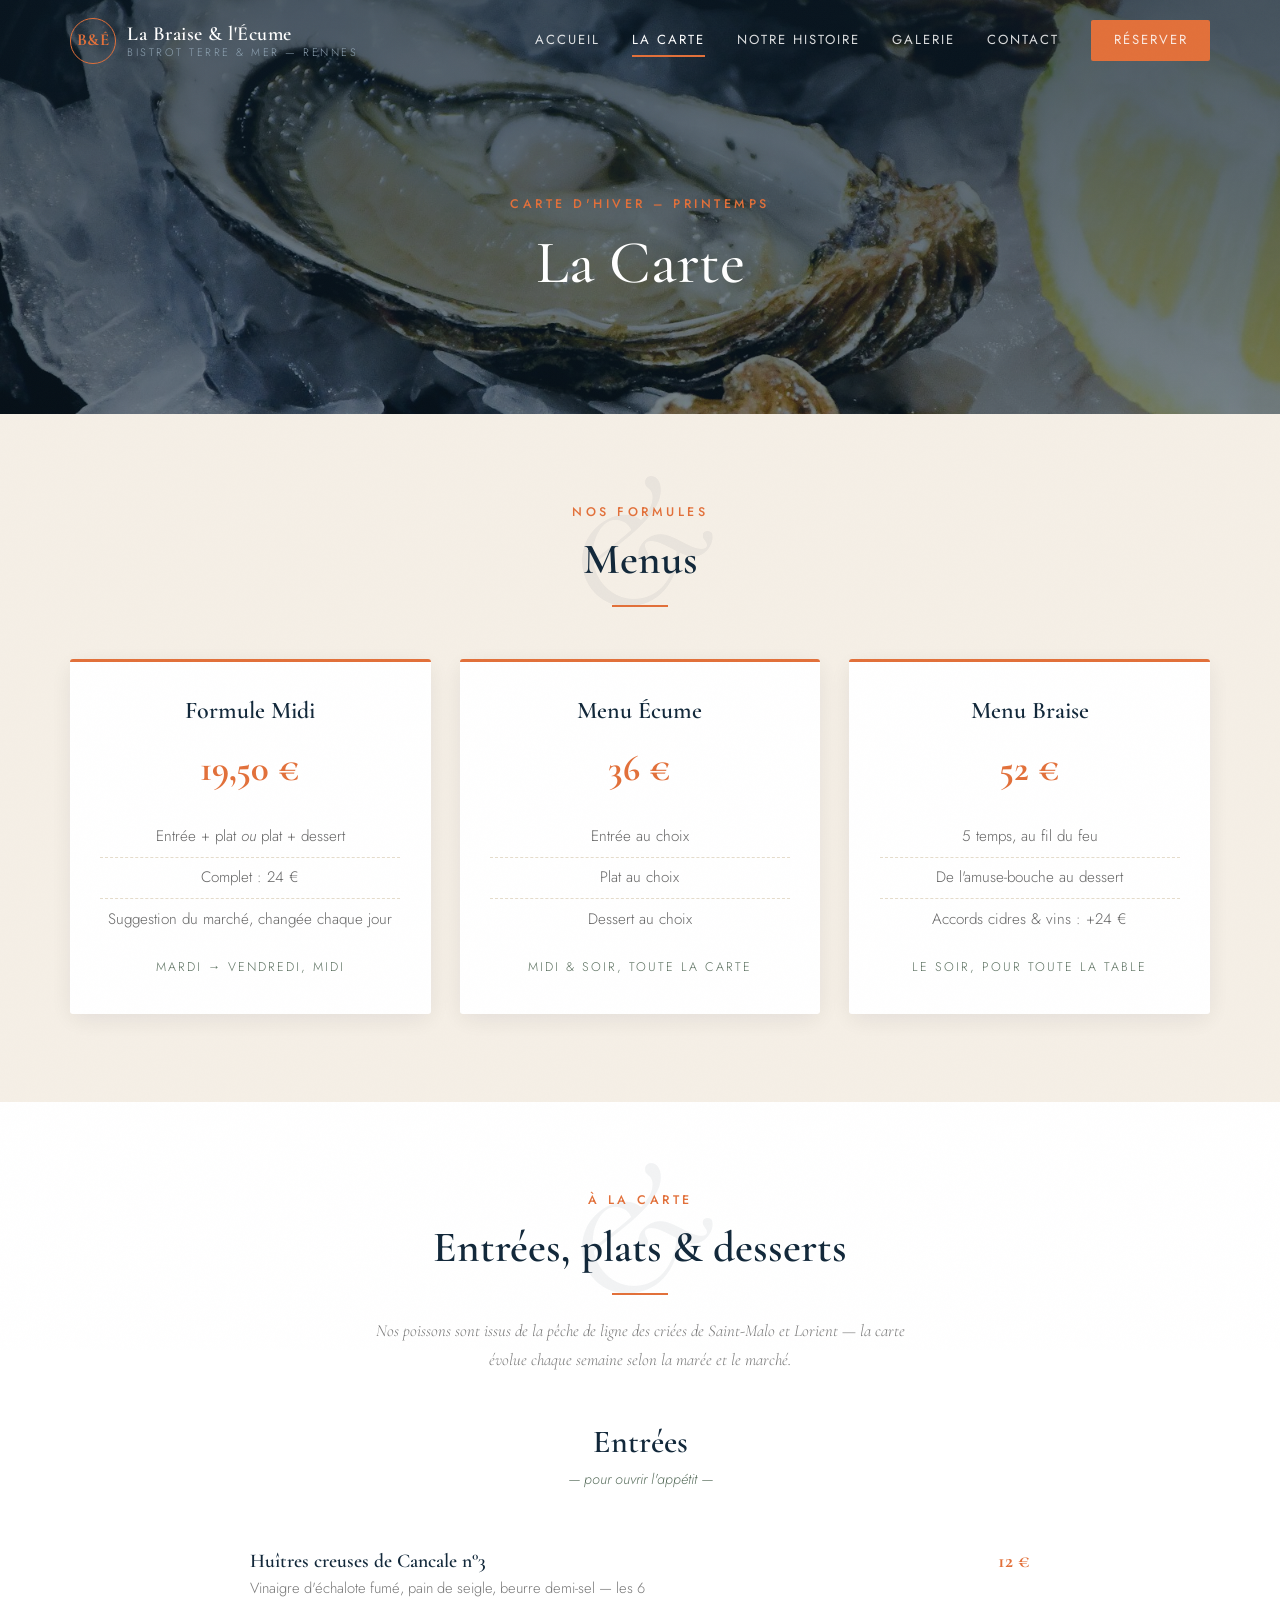
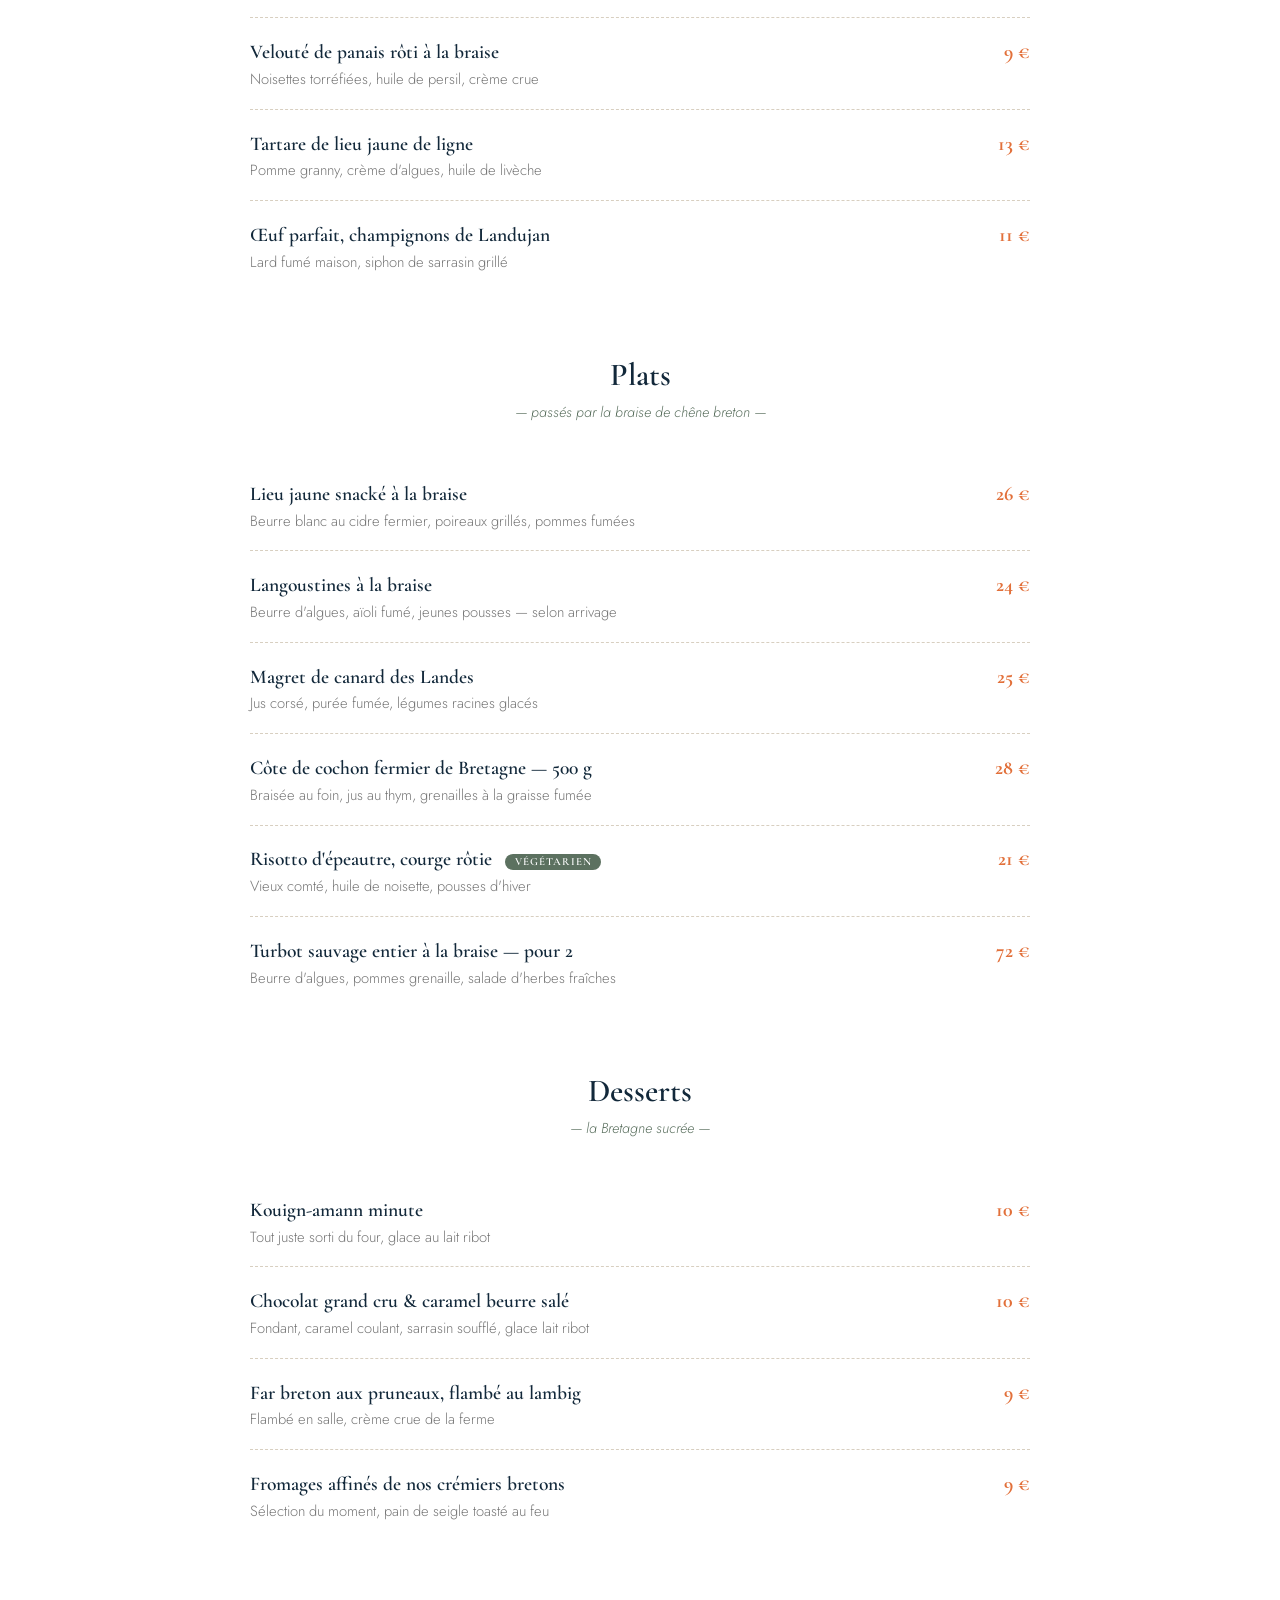
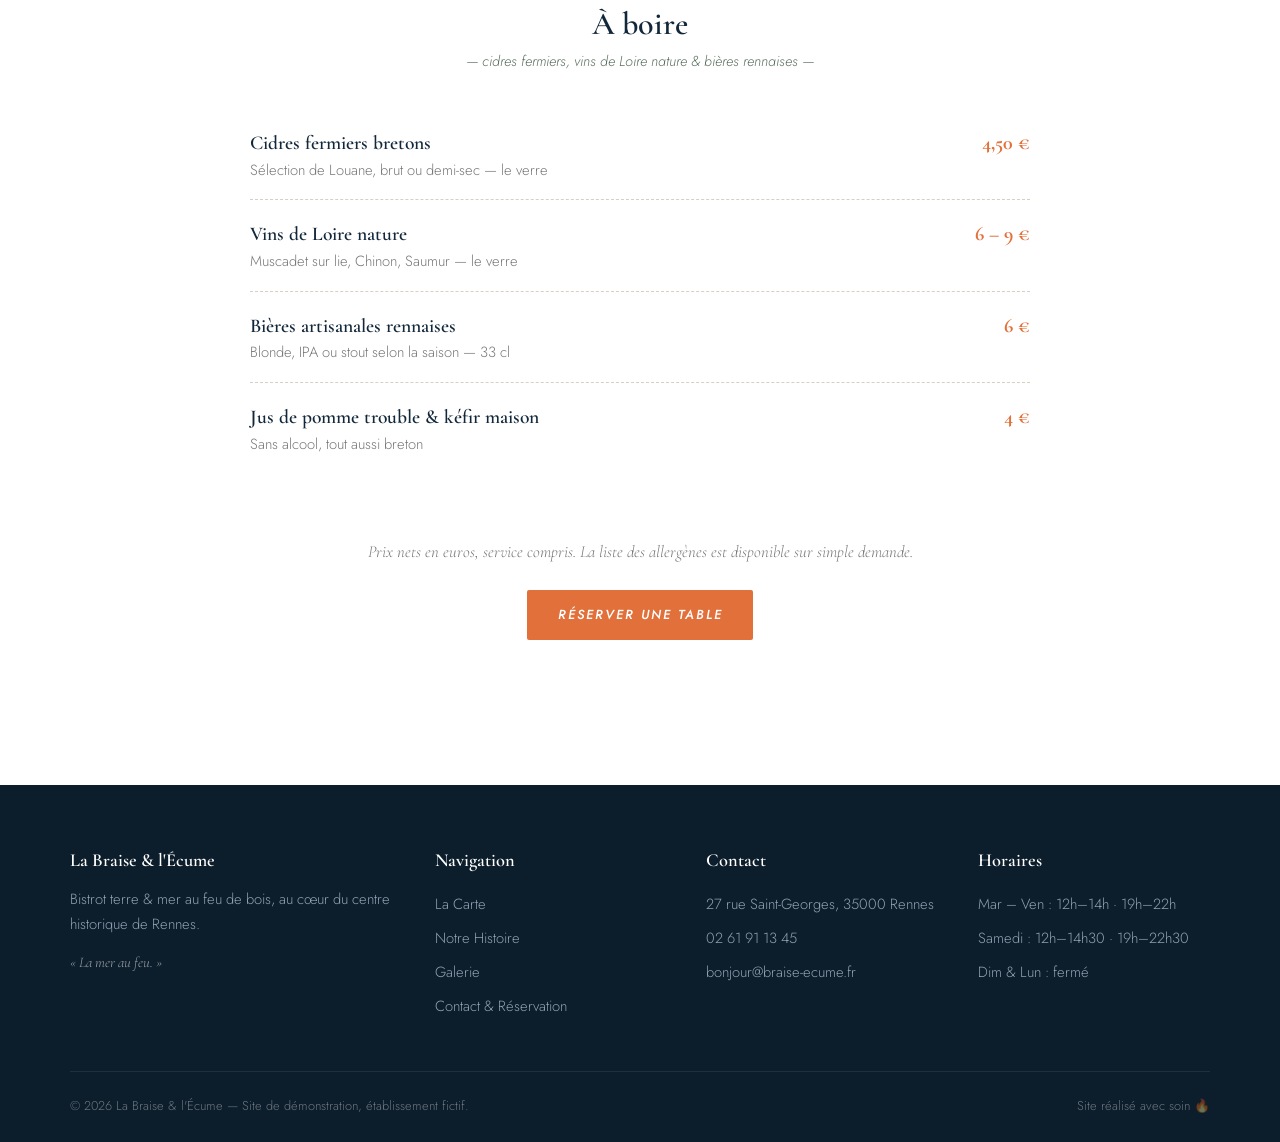
<file: carte.html>
<!DOCTYPE html>
<html lang="fr">
<head>
  <meta charset="UTF-8">
  <meta name="viewport" content="width=device-width, initial-scale=1.0">
  <title>La Carte — La Braise &amp; l'Écume, Rennes</title>
  <meta name="description" content="Entrées iodées, plats à la braise, desserts bretons revisités. Découvrez la carte de saison de La Braise & l'Écume à Rennes.">
  <link rel="preconnect" href="https://fonts.googleapis.com">
  <link rel="preconnect" href="https://fonts.gstatic.com" crossorigin>
  <link href="https://fonts.googleapis.com/css2?family=Cormorant+Garamond:ital,wght@0,400;0,500;0,600;0,700;1,400;1,500&family=Jost:wght@300;400;500;600&display=swap" rel="stylesheet">
  <link rel="stylesheet" href="css/style.css">
  <link rel="icon" href="data:image/svg+xml,<svg xmlns='http://www.w3.org/2000/svg' viewBox='0 0 100 100'><text y='.9em' font-size='90'>🔥</text></svg>">
</head>
<body>

  <header class="header">
    <div class="container header-inner">
      <a href="index.html" class="logo">
        <span class="logo-mark">B&amp;É</span>
        <span class="logo-text">
          <span class="logo-name">La Braise &amp; l'Écume</span>
          <span class="logo-tag">Bistrot terre &amp; mer — Rennes</span>
        </span>
      </a>
      <nav class="nav">
        <a href="index.html">Accueil</a>
        <a href="carte.html" class="active">La Carte</a>
        <a href="histoire.html">Notre Histoire</a>
        <a href="galerie.html">Galerie</a>
        <a href="contact.html">Contact</a>
        <a href="contact.html#reservation" class="btn">Réserver</a>
      </nav>
      <button class="burger" aria-label="Menu"><span></span><span></span><span></span></button>
    </div>
  </header>

  <section class="page-hero ph-carte">
    <div>
      <span class="kicker">Carte d'hiver – printemps</span>
      <h1>La Carte</h1>
    </div>
  </section>

  <!-- MENUS FIXES -->
  <section class="section">
    <div class="container">
      <div class="section-head reveal">
        <span class="kicker">Nos formules</span>
        <h2>Menus</h2>
        <hr class="sep">
      </div>
      <div class="menus-fixes">
        <article class="menu-fixe reveal">
          <h3>Formule Midi</h3>
          <p class="prix-fixe">19,50 €</p>
          <ul>
            <li>Entrée + plat <em>ou</em> plat + dessert</li>
            <li>Complet : 24 €</li>
            <li>Suggestion du marché, changée chaque jour</li>
          </ul>
          <p class="menu-dispo">Mardi → vendredi, midi</p>
        </article>
        <article class="menu-fixe reveal">
          <h3>Menu Écume</h3>
          <p class="prix-fixe">36 €</p>
          <ul>
            <li>Entrée au choix</li>
            <li>Plat au choix</li>
            <li>Dessert au choix</li>
          </ul>
          <p class="menu-dispo">Midi &amp; soir, toute la carte</p>
        </article>
        <article class="menu-fixe reveal">
          <h3>Menu Braise</h3>
          <p class="prix-fixe">52 €</p>
          <ul>
            <li>5 temps, au fil du feu</li>
            <li>De l'amuse-bouche au dessert</li>
            <li>Accords cidres &amp; vins : +24 €</li>
          </ul>
          <p class="menu-dispo">Le soir, pour toute la table</p>
        </article>
      </div>
    </div>
  </section>

  <!-- CARTE -->
  <section class="section white">
    <div class="container">
      <div class="section-head reveal">
        <span class="kicker">À la carte</span>
        <h2>Entrées, plats &amp; desserts</h2>
        <hr class="sep">
      </div>
      <p class="menu-note">Nos poissons sont issus de la pêche de ligne des criées de Saint-Malo et Lorient —
      la carte évolue chaque semaine selon la marée et le marché.</p>

      <div class="menu-section reveal">
        <h3>Entrées</h3>
        <p class="menu-sub">— pour ouvrir l'appétit —</p>
        <div class="menu-item">
          <div class="menu-item-txt">
            <h4>Huîtres creuses de Cancale n°3</h4>
            <p>Vinaigre d'échalote fumé, pain de seigle, beurre demi-sel — les 6</p>
          </div>
          <span class="menu-prix">12 €</span>
        </div>
        <div class="menu-item">
          <div class="menu-item-txt">
            <h4>Velouté de panais rôti à la braise</h4>
            <p>Noisettes torréfiées, huile de persil, crème crue</p>
          </div>
          <span class="menu-prix">9 €</span>
        </div>
        <div class="menu-item">
          <div class="menu-item-txt">
            <h4>Tartare de lieu jaune de ligne</h4>
            <p>Pomme granny, crème d'algues, huile de livèche</p>
          </div>
          <span class="menu-prix">13 €</span>
        </div>
        <div class="menu-item">
          <div class="menu-item-txt">
            <h4>Œuf parfait, champignons de Landujan</h4>
            <p>Lard fumé maison, siphon de sarrasin grillé</p>
          </div>
          <span class="menu-prix">11 €</span>
        </div>
      </div>

      <div class="menu-section reveal">
        <h3>Plats</h3>
        <p class="menu-sub">— passés par la braise de chêne breton —</p>
        <div class="menu-item">
          <div class="menu-item-txt">
            <h4>Lieu jaune snacké à la braise</h4>
            <p>Beurre blanc au cidre fermier, poireaux grillés, pommes fumées</p>
          </div>
          <span class="menu-prix">26 €</span>
        </div>
        <div class="menu-item">
          <div class="menu-item-txt">
            <h4>Langoustines à la braise</h4>
            <p>Beurre d'algues, aïoli fumé, jeunes pousses — selon arrivage</p>
          </div>
          <span class="menu-prix">24 €</span>
        </div>
        <div class="menu-item">
          <div class="menu-item-txt">
            <h4>Magret de canard des Landes</h4>
            <p>Jus corsé, purée fumée, légumes racines glacés</p>
          </div>
          <span class="menu-prix">25 €</span>
        </div>
        <div class="menu-item">
          <div class="menu-item-txt">
            <h4>Côte de cochon fermier de Bretagne — 500 g</h4>
            <p>Braisée au foin, jus au thym, grenailles à la graisse fumée</p>
          </div>
          <span class="menu-prix">28 €</span>
        </div>
        <div class="menu-item">
          <div class="menu-item-txt">
            <h4>Risotto d'épeautre, courge rôtie <span class="tag-veg">végétarien</span></h4>
            <p>Vieux comté, huile de noisette, pousses d'hiver</p>
          </div>
          <span class="menu-prix">21 €</span>
        </div>
        <div class="menu-item">
          <div class="menu-item-txt">
            <h4>Turbot sauvage entier à la braise — pour 2</h4>
            <p>Beurre d'algues, pommes grenaille, salade d'herbes fraîches</p>
          </div>
          <span class="menu-prix">72 €</span>
        </div>
      </div>

      <div class="menu-section reveal">
        <h3>Desserts</h3>
        <p class="menu-sub">— la Bretagne sucrée —</p>
        <div class="menu-item">
          <div class="menu-item-txt">
            <h4>Kouign-amann minute</h4>
            <p>Tout juste sorti du four, glace au lait ribot</p>
          </div>
          <span class="menu-prix">10 €</span>
        </div>
        <div class="menu-item">
          <div class="menu-item-txt">
            <h4>Chocolat grand cru &amp; caramel beurre salé</h4>
            <p>Fondant, caramel coulant, sarrasin soufflé, glace lait ribot</p>
          </div>
          <span class="menu-prix">10 €</span>
        </div>
        <div class="menu-item">
          <div class="menu-item-txt">
            <h4>Far breton aux pruneaux, flambé au lambig</h4>
            <p>Flambé en salle, crème crue de la ferme</p>
          </div>
          <span class="menu-prix">9 €</span>
        </div>
        <div class="menu-item">
          <div class="menu-item-txt">
            <h4>Fromages affinés de nos crémiers bretons</h4>
            <p>Sélection du moment, pain de seigle toasté au feu</p>
          </div>
          <span class="menu-prix">9 €</span>
        </div>
      </div>

      <div class="menu-section reveal">
        <h3>À boire</h3>
        <p class="menu-sub">— cidres fermiers, vins de Loire nature &amp; bières rennaises —</p>
        <div class="menu-item">
          <div class="menu-item-txt">
            <h4>Cidres fermiers bretons</h4>
            <p>Sélection de Louane, brut ou demi-sec — le verre</p>
          </div>
          <span class="menu-prix">4,50 €</span>
        </div>
        <div class="menu-item">
          <div class="menu-item-txt">
            <h4>Vins de Loire nature</h4>
            <p>Muscadet sur lie, Chinon, Saumur — le verre</p>
          </div>
          <span class="menu-prix">6 – 9 €</span>
        </div>
        <div class="menu-item">
          <div class="menu-item-txt">
            <h4>Bières artisanales rennaises</h4>
            <p>Blonde, IPA ou stout selon la saison — 33 cl</p>
          </div>
          <span class="menu-prix">6 €</span>
        </div>
        <div class="menu-item">
          <div class="menu-item-txt">
            <h4>Jus de pomme trouble &amp; kéfir maison</h4>
            <p>Sans alcool, tout aussi breton</p>
          </div>
          <span class="menu-prix">4 €</span>
        </div>
      </div>

      <p class="menu-note" style="margin-top:3rem">Prix nets en euros, service compris.
      La liste des allergènes est disponible sur simple demande.<br>
      <a href="contact.html#reservation" class="btn" style="margin-top:1.5rem">Réserver une table</a></p>
    </div>
  </section>

  <footer class="footer">
    <div class="container">
      <div class="footer-grid">
        <div>
          <h4>La Braise &amp; l'Écume</h4>
          <p>Bistrot terre &amp; mer au feu de bois, au cœur du centre historique de Rennes.</p>
          <p class="footer-devise">« La mer au feu. »</p>
        </div>
        <div>
          <h4>Navigation</h4>
          <ul>
            <li><a href="carte.html">La Carte</a></li>
            <li><a href="histoire.html">Notre Histoire</a></li>
            <li><a href="galerie.html">Galerie</a></li>
            <li><a href="contact.html">Contact &amp; Réservation</a></li>
          </ul>
        </div>
        <div>
          <h4>Contact</h4>
          <ul>
            <li>27 rue Saint-Georges, 35000 Rennes</li>
            <li><a href="tel:0261911345">02 61 91 13 45</a></li>
            <li><a href="mailto:bonjour@braise-ecume.fr">bonjour@braise-ecume.fr</a></li>
          </ul>
        </div>
        <div>
          <h4>Horaires</h4>
          <ul>
            <li>Mar – Ven : 12h–14h · 19h–22h</li>
            <li>Samedi : 12h–14h30 · 19h–22h30</li>
            <li>Dim &amp; Lun : fermé</li>
          </ul>
        </div>
      </div>
      <div class="footer-bottom">
        <span>© 2026 La Braise &amp; l'Écume — Site de démonstration, établissement fictif.</span>
        <span>Site réalisé avec soin 🔥</span>
      </div>
    </div>
  </footer>

  <script src="js/script.js"></script>
</body>
</html>
</file>
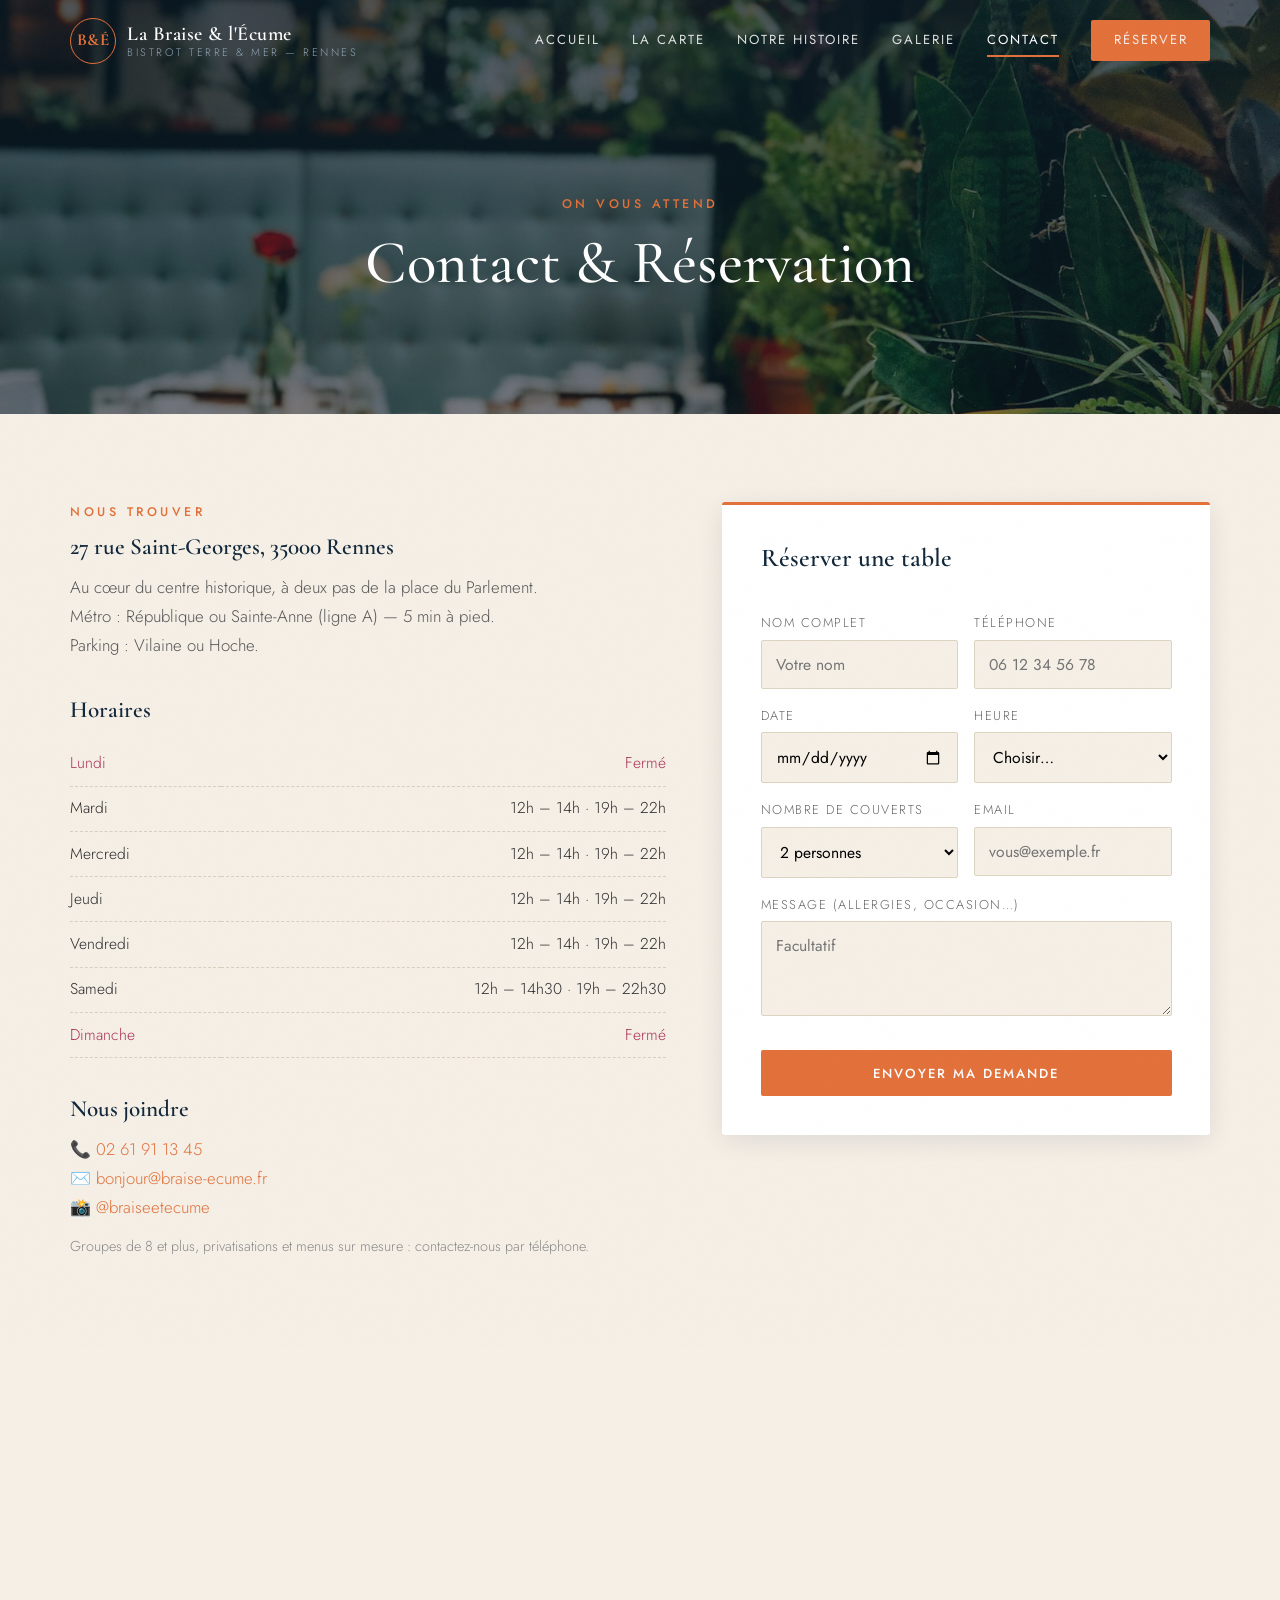
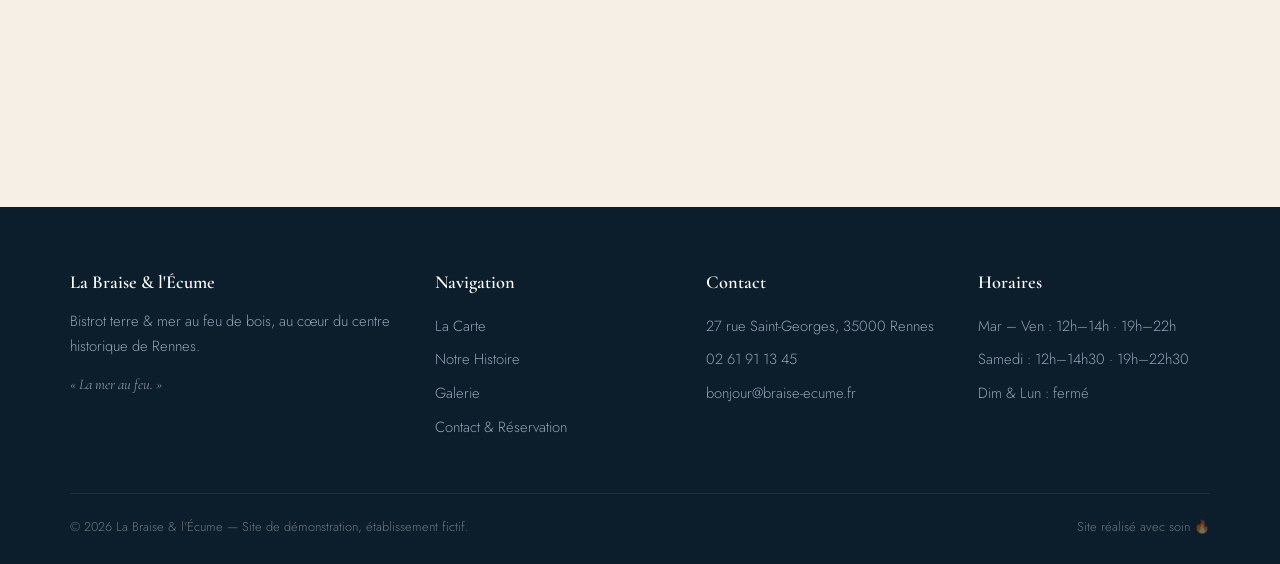
<file: contact.html>
<!DOCTYPE html>
<html lang="fr">
<head>
  <meta charset="UTF-8">
  <meta name="viewport" content="width=device-width, initial-scale=1.0">
  <title>Contact &amp; Réservation — La Braise &amp; l'Écume, Rennes</title>
  <meta name="description" content="Réservez votre table à La Braise & l'Écume, 27 rue Saint-Georges à Rennes. Horaires, accès, contact.">
  <link rel="preconnect" href="https://fonts.googleapis.com">
  <link rel="preconnect" href="https://fonts.gstatic.com" crossorigin>
  <link href="https://fonts.googleapis.com/css2?family=Cormorant+Garamond:ital,wght@0,400;0,500;0,600;0,700;1,400;1,500&family=Jost:wght@300;400;500;600&display=swap" rel="stylesheet">
  <link rel="stylesheet" href="css/style.css">
  <link rel="icon" href="data:image/svg+xml,<svg xmlns='http://www.w3.org/2000/svg' viewBox='0 0 100 100'><text y='.9em' font-size='90'>🔥</text></svg>">
</head>
<body>

  <header class="header">
    <div class="container header-inner">
      <a href="index.html" class="logo">
        <span class="logo-mark">B&amp;É</span>
        <span class="logo-text">
          <span class="logo-name">La Braise &amp; l'Écume</span>
          <span class="logo-tag">Bistrot terre &amp; mer — Rennes</span>
        </span>
      </a>
      <nav class="nav">
        <a href="index.html">Accueil</a>
        <a href="carte.html">La Carte</a>
        <a href="histoire.html">Notre Histoire</a>
        <a href="galerie.html">Galerie</a>
        <a href="contact.html" class="active">Contact</a>
        <a href="contact.html#reservation" class="btn">Réserver</a>
      </nav>
      <button class="burger" aria-label="Menu"><span></span><span></span><span></span></button>
    </div>
  </header>

  <section class="page-hero ph-contact">
    <div>
      <span class="kicker">On vous attend</span>
      <h1>Contact &amp; Réservation</h1>
    </div>
  </section>

  <section class="section" id="reservation">
    <div class="container">
      <div class="contact-grid">

        <!-- Infos -->
        <div class="reveal">
          <div class="contact-bloc">
            <span class="kicker">Nous trouver</span>
            <h3>27 rue Saint-Georges, 35000 Rennes</h3>
            <p>Au cœur du centre historique, à deux pas de la place du Parlement.<br>
            Métro : République ou Sainte-Anne (ligne A) — 5 min à pied.<br>
            Parking : Vilaine ou Hoche.</p>
          </div>
          <div class="contact-bloc">
            <h3>Horaires</h3>
            <table class="horaires-table">
              <tr class="ferme"><td>Lundi</td><td>Fermé</td></tr>
              <tr><td>Mardi</td><td>12h – 14h · 19h – 22h</td></tr>
              <tr><td>Mercredi</td><td>12h – 14h · 19h – 22h</td></tr>
              <tr><td>Jeudi</td><td>12h – 14h · 19h – 22h</td></tr>
              <tr><td>Vendredi</td><td>12h – 14h · 19h – 22h</td></tr>
              <tr><td>Samedi</td><td>12h – 14h30 · 19h – 22h30</td></tr>
              <tr class="ferme"><td>Dimanche</td><td>Fermé</td></tr>
            </table>
          </div>
          <div class="contact-bloc">
            <h3>Nous joindre</h3>
            <p>📞 <a href="tel:0261911345">02 61 91 13 45</a><br>
            ✉️ <a href="mailto:bonjour@braise-ecume.fr">bonjour@braise-ecume.fr</a><br>
            📸 <a href="#" onclick="return false">@braiseetecume</a></p>
            <p style="margin-top:.8rem;font-size:.9rem;color:#888">Groupes de 8 et plus, privatisations
            et menus sur mesure : contactez-nous par téléphone.</p>
          </div>
        </div>

        <!-- Formulaire -->
        <form class="form reveal" id="form-resa">
          <h3>Réserver une table</h3>
          <div class="form-row">
            <div>
              <label for="resa-nom">Nom complet</label>
              <input type="text" id="resa-nom" required placeholder="Votre nom">
            </div>
            <div>
              <label for="resa-tel">Téléphone</label>
              <input type="tel" id="resa-tel" required placeholder="06 12 34 56 78">
            </div>
          </div>
          <div class="form-row">
            <div>
              <label for="resa-date">Date</label>
              <input type="date" id="resa-date" required>
            </div>
            <div>
              <label for="resa-heure">Heure</label>
              <select id="resa-heure" required>
                <option value="">Choisir…</option>
                <optgroup label="Midi">
                  <option>12h00</option><option>12h30</option><option>13h00</option><option>13h30</option>
                </optgroup>
                <optgroup label="Soir">
                  <option>19h00</option><option>19h30</option><option>20h00</option>
                  <option>20h30</option><option>21h00</option><option>21h30</option>
                </optgroup>
              </select>
            </div>
          </div>
          <div class="form-row">
            <div>
              <label for="resa-couverts">Nombre de couverts</label>
              <select id="resa-couverts" required>
                <option>2 personnes</option><option>3 personnes</option><option>4 personnes</option>
                <option>5 personnes</option><option>6 personnes</option><option>7 personnes</option>
                <option>8 personnes et + (groupe)</option>
              </select>
            </div>
            <div>
              <label for="resa-email">Email</label>
              <input type="email" id="resa-email" required placeholder="vous@exemple.fr">
            </div>
          </div>
          <label for="resa-message">Message (allergies, occasion…)</label>
          <textarea id="resa-message" rows="3" placeholder="Facultatif"></textarea>
          <button type="submit" class="btn">Envoyer ma demande</button>
          <p class="form-success" role="status"></p>
        </form>
      </div>

      <!-- Carte -->
      <div class="map-wrap reveal">
        <iframe
          title="Plan d'accès — rue Saint-Georges, Rennes"
          src="https://www.openstreetmap.org/export/embed.html?bbox=-1.6790%2C48.1098%2C-1.6690%2C48.1148&layer=mapnik&marker=48.11235%2C-1.67405"
          loading="lazy"></iframe>
      </div>
    </div>
  </section>

  <footer class="footer">
    <div class="container">
      <div class="footer-grid">
        <div>
          <h4>La Braise &amp; l'Écume</h4>
          <p>Bistrot terre &amp; mer au feu de bois, au cœur du centre historique de Rennes.</p>
          <p class="footer-devise">« La mer au feu. »</p>
        </div>
        <div>
          <h4>Navigation</h4>
          <ul>
            <li><a href="carte.html">La Carte</a></li>
            <li><a href="histoire.html">Notre Histoire</a></li>
            <li><a href="galerie.html">Galerie</a></li>
            <li><a href="contact.html">Contact &amp; Réservation</a></li>
          </ul>
        </div>
        <div>
          <h4>Contact</h4>
          <ul>
            <li>27 rue Saint-Georges, 35000 Rennes</li>
            <li><a href="tel:0261911345">02 61 91 13 45</a></li>
            <li><a href="mailto:bonjour@braise-ecume.fr">bonjour@braise-ecume.fr</a></li>
          </ul>
        </div>
        <div>
          <h4>Horaires</h4>
          <ul>
            <li>Mar – Ven : 12h–14h · 19h–22h</li>
            <li>Samedi : 12h–14h30 · 19h–22h30</li>
            <li>Dim &amp; Lun : fermé</li>
          </ul>
        </div>
      </div>
      <div class="footer-bottom">
        <span>© 2026 La Braise &amp; l'Écume — Site de démonstration, établissement fictif.</span>
        <span>Site réalisé avec soin 🔥</span>
      </div>
    </div>
  </footer>

  <script src="js/script.js"></script>
</body>
</html>
</file>
<file: css/style.css>
/* ==========================================================
   La Braise & l'Écume — Bistrot terre & mer, Rennes (démo)
   ========================================================== */

:root {
  --bleu-nuit: #12283a;
  --bleu-nuit-2: #0c1d2b;
  --braise: #e2703a;
  --braise-hover: #c95c28;
  --creme: #f5efe6;
  --creme-2: #efe6d8;
  --algue: #5c7160;
  --texte: #2b2b2b;
  --texte-clair: #8fa3b3;
  --blanc: #ffffff;
  --serif: "Cormorant Garamond", Georgia, serif;
  --sans: "Jost", "Segoe UI", sans-serif;
}

* { margin: 0; padding: 0; box-sizing: border-box; }

html { scroll-behavior: smooth; }

body {
  font-family: var(--sans);
  font-weight: 300;
  color: var(--texte);
  background: var(--creme);
  line-height: 1.7;
  font-size: 1.05rem;
}

img { max-width: 100%; display: block; }

h1, h2, h3, h4 { font-family: var(--serif); font-weight: 600; line-height: 1.2; }

a { color: inherit; text-decoration: none; }

.container { width: min(1140px, 92%); margin: 0 auto; }

/* ---------- Header ---------- */
.header {
  position: fixed; inset: 0 0 auto 0; z-index: 100;
  padding: 1.1rem 0;
  transition: background .35s ease, padding .35s ease, box-shadow .35s ease;
}
.header.scrolled {
  background: rgba(12, 29, 43, .97);
  padding: .65rem 0;
  box-shadow: 0 4px 24px rgba(0,0,0,.25);
}
.header-inner { display: flex; align-items: center; justify-content: space-between; }

.logo { display: flex; align-items: center; gap: .7rem; color: var(--blanc); }
.logo-mark {
  width: 46px; height: 46px; flex: none;
  border: 1.5px solid var(--braise); border-radius: 50%;
  display: grid; place-items: center;
  font-family: var(--serif); font-size: 1.05rem; font-weight: 700;
  color: var(--braise); letter-spacing: .5px;
}
.logo-text { display: flex; flex-direction: column; line-height: 1.15; }
.logo-name { font-family: var(--serif); font-size: 1.25rem; font-weight: 600; letter-spacing: .5px; }
.logo-tag { font-size: .68rem; text-transform: uppercase; letter-spacing: 2.5px; color: var(--texte-clair); }

.nav { display: flex; align-items: center; gap: 2rem; }
.nav a {
  color: rgba(255,255,255,.85); font-size: .82rem; font-weight: 400;
  text-transform: uppercase; letter-spacing: 2px;
  padding: .3rem 0; position: relative; transition: color .25s;
}
.nav a::after {
  content: ""; position: absolute; left: 0; bottom: 0;
  width: 0; height: 1.5px; background: var(--braise); transition: width .3s;
}
.nav a:hover, .nav a.active { color: var(--blanc); }
.nav a:hover::after, .nav a.active::after { width: 100%; }

.btn {
  display: inline-block; background: var(--braise); color: var(--blanc);
  font-family: var(--sans); font-size: .82rem; font-weight: 500;
  text-transform: uppercase; letter-spacing: 2px;
  padding: .85rem 1.9rem; border: none; border-radius: 2px;
  cursor: pointer; transition: background .25s, transform .25s;
}
.btn:hover { background: var(--braise-hover); transform: translateY(-2px); }
.btn.ghost {
  background: transparent; border: 1px solid rgba(255,255,255,.6);
}
.btn.ghost:hover { background: rgba(255,255,255,.12); }
.nav .btn { padding: .6rem 1.4rem; }

.burger {
  display: none; background: none; border: none; cursor: pointer;
  flex-direction: column; gap: 5px; padding: 6px; z-index: 110;
}
.burger span { width: 26px; height: 2px; background: var(--blanc); transition: .3s; }
.burger.open span:nth-child(1) { transform: translateY(7px) rotate(45deg); }
.burger.open span:nth-child(2) { opacity: 0; }
.burger.open span:nth-child(3) { transform: translateY(-7px) rotate(-45deg); }

/* ---------- Hero vidéo en boucle (accueil) ---------- */
.hero-scrub { position: relative; height: 100svh; }
.hero-sticky {
  position: relative; height: 100svh; overflow: hidden;
  display: grid; place-items: center; text-align: center; color: var(--blanc);
}
.hero-sticky video {
  position: absolute; inset: 0; width: 100%; height: 100%;
  object-fit: cover;
}
.hero-overlay {
  position: absolute; inset: 0;
  background:
    radial-gradient(ellipse at center, rgba(12,29,43,.15) 0%, rgba(12,29,43,.55) 100%),
    linear-gradient(180deg, rgba(12,29,43,.6) 0%, rgba(12,29,43,.18) 40%, rgba(12,29,43,.72) 100%);
}
.hero-content { position: relative; z-index: 2; padding: 6rem 1rem 4rem; will-change: opacity, transform; }
.hero-kicker {
  font-size: .82rem; text-transform: uppercase; letter-spacing: 5px;
  color: var(--creme); font-weight: 400; margin-bottom: 1.4rem; opacity: .92;
}
.hero-kicker::before, .hero-kicker::after {
  content: ""; display: inline-block; width: 34px; height: 1px;
  background: var(--braise); vertical-align: middle; margin: 0 .9rem;
}
.hero-scrub h1 {
  font-size: clamp(3rem, 9.5vw, 6.6rem); font-weight: 500; color: var(--creme);
  text-shadow: 0 2px 14px rgba(0,0,0,.45), 0 8px 44px rgba(0,0,0,.35);
  letter-spacing: .5px;
}
.hero-scrub h1 em {
  font-style: italic; color: var(--braise);
  text-shadow: 0 0 22px rgba(226,112,58,.55), 0 2px 14px rgba(0,0,0,.5);
}
.hero-sub {
  font-family: var(--serif); font-style: italic;
  font-size: clamp(1.3rem, 3vw, 1.85rem); color: var(--creme);
  text-shadow: 0 2px 12px rgba(0,0,0,.5);
  margin: 1.2rem 0 2.6rem; opacity: .95;
}
.hero-actions { display: flex; gap: 1rem; justify-content: center; flex-wrap: wrap; }
.hero-scroll {
  position: absolute; bottom: 1.8rem; left: 50%; transform: translateX(-50%);
  z-index: 2; color: rgba(255,255,255,.85); font-size: .72rem;
  text-transform: uppercase; letter-spacing: 3px; text-align: center;
}
.hero-scroll .chev {
  display: block; font-size: 1.5rem; margin-top: .2rem;
  animation: bounce 2.2s infinite;
}
@keyframes bounce { 0%,100% { transform: translateY(0); } 50% { transform: translateY(8px); } }
@media (prefers-reduced-motion: reduce) {
  .hero-scrub { height: 100svh; }
}

/* ---------- Page hero (sous-pages) ---------- */
.page-hero {
  position: relative; min-height: 46vh;
  display: grid; place-items: center; text-align: center; color: var(--blanc);
  padding: 8rem 1rem 3rem;
}
.page-hero::before { content: ""; position: absolute; inset: 0; background: center/cover no-repeat; }
.page-hero::after {
  content: ""; position: absolute; inset: 0;
  background: linear-gradient(180deg, rgba(12,29,43,.72), rgba(12,29,43,.55));
}
.page-hero.ph-carte::before { background-image: url("../images/huitres.jpg"); }
.page-hero.ph-histoire::before { background-image: url("../images/dressage.jpg"); background-position: center 30%; }
.page-hero.ph-galerie::before { background-image: url("../images/salle.jpg"); }
.page-hero.ph-contact::before { background-image: url("../images/terrasse.jpg"); }
.page-hero > div { position: relative; z-index: 2; }
.page-hero h1 { font-size: clamp(2.4rem, 5.5vw, 3.8rem); font-weight: 500; }

/* ---------- Sections ---------- */
.section { padding: 5.5rem 0; }
.section.dark { background: var(--bleu-nuit); color: rgba(255,255,255,.88); }
.section.white { background: var(--blanc); }

.section-head { text-align: center; max-width: 640px; margin: 0 auto 3.2rem; }
.kicker {
  font-size: .78rem; text-transform: uppercase; letter-spacing: 3.5px;
  color: var(--braise); font-weight: 500; display: block; margin-bottom: .7rem;
}
.section-head h2 { font-size: clamp(1.9rem, 4vw, 2.7rem); color: var(--bleu-nuit); }
.section.dark .section-head h2 { color: var(--blanc); }
.section-head p { margin-top: 1rem; color: #5a5a5a; }
.section.dark .section-head p { color: var(--texte-clair); }

.sep {
  width: 56px; height: 2px; background: var(--braise);
  margin: 1.2rem auto 0; border: none;
}

/* ---------- Grille intro (accueil) ---------- */
.split { display: grid; grid-template-columns: 1fr 1fr; gap: 4rem; align-items: center; }
.split.reverse > .split-img { order: 2; }
.split-img {
  position: relative; overflow: hidden; border-radius: 3px;
  box-shadow: 18px 18px 0 var(--creme-2);
}
.split-img img { aspect-ratio: 4 / 5; object-fit: cover; width: 100%; }
.section.dark .split-img { box-shadow: 18px 18px 0 rgba(255,255,255,.06); }
.split-txt h2 { font-size: clamp(1.8rem, 3.5vw, 2.5rem); color: var(--bleu-nuit); margin-bottom: 1.3rem; }
.section.dark .split-txt h2 { color: var(--blanc); }
.split-txt p + p { margin-top: 1rem; }
.split-txt .btn { margin-top: 2rem; }
.signature {
  font-family: var(--serif); font-style: italic; font-size: 1.35rem;
  color: var(--braise); margin-top: 1.6rem;
}

/* ---------- Cartes plats (accueil) ---------- */
.cards { display: grid; grid-template-columns: repeat(3, 1fr); gap: 1.8rem; }
.card {
  background: var(--blanc); border-radius: 3px; overflow: hidden;
  box-shadow: 0 6px 26px rgba(18,40,58,.08);
  transition: transform .3s, box-shadow .3s;
}
.card:hover { transform: translateY(-6px); box-shadow: 0 14px 34px rgba(18,40,58,.14); }
.card img { height: 230px; width: 100%; object-fit: cover; }
.card-body { padding: 1.5rem 1.6rem 1.7rem; }
.card-body h3 { font-size: 1.35rem; color: var(--bleu-nuit); }
.card-body p { font-size: .95rem; color: #666; margin-top: .5rem; }
.card-prix { font-family: var(--serif); font-size: 1.25rem; color: var(--braise); font-weight: 700; margin-top: .9rem; }

/* ---------- Bandeau devise (fond vidéo de flammes) ---------- */
.bandeau {
  position: relative; padding: 7rem 1rem; text-align: center; color: var(--blanc);
  background: #0a0604; overflow: hidden;
}
.bandeau::before {
  content: ""; position: absolute; inset: 0;
  background: url("../images/braise.jpg") center/cover no-repeat;
}
.bandeau-video {
  position: absolute; inset: 0; width: 100%; height: 100%;
  object-fit: cover; z-index: 0;
}
.bandeau::after {
  content: ""; position: absolute; inset: 0; z-index: 1;
  background: rgba(12,29,43,.45);
}
.bandeau > div { position: relative; z-index: 2; }
.bandeau blockquote {
  font-family: var(--serif); font-style: italic;
  font-size: clamp(1.8rem, 4.5vw, 3rem); font-weight: 500;
}
.bandeau cite { display: block; margin-top: 1rem; font-style: normal; font-size: .85rem; letter-spacing: 3px; text-transform: uppercase; color: var(--braise); }

/* ---------- Avis ---------- */
.avis-grid { display: grid; grid-template-columns: repeat(3, 1fr); gap: 1.8rem; }
.avis {
  background: rgba(255,255,255,.05); border: 1px solid rgba(255,255,255,.1);
  padding: 2rem; border-radius: 3px;
}
.avis-stars { color: var(--braise); letter-spacing: 3px; margin-bottom: 1rem; }
.avis p { font-family: var(--serif); font-style: italic; font-size: 1.1rem; color: rgba(255,255,255,.9); }
.avis footer { margin-top: 1.3rem; font-size: .85rem; text-transform: uppercase; letter-spacing: 2px; color: var(--texte-clair); }

/* ---------- Infos bandeau accueil ---------- */
.infos-grid { display: grid; grid-template-columns: repeat(3, 1fr); gap: 1.8rem; text-align: center; }
.info-item h3 { color: var(--bleu-nuit); font-size: 1.3rem; margin-bottom: .6rem; }
.info-item .ico { font-size: 1.7rem; display: block; margin-bottom: .8rem; }
.info-item p { font-size: .98rem; color: #555; }

/* ---------- Page carte ---------- */
.menu-note {
  text-align: center; font-family: var(--serif); font-style: italic;
  color: #777; max-width: 560px; margin: -1.8rem auto 3rem;
}
.menu-section { max-width: 780px; margin: 0 auto 4rem; }
.menu-section:last-child { margin-bottom: 0; }
.menu-section h3 {
  text-align: center; font-size: 2rem; color: var(--bleu-nuit); margin-bottom: .4rem;
}
.menu-section .menu-sub { text-align: center; font-size: .9rem; color: var(--algue); font-style: italic; margin-bottom: 2.2rem; }
.menu-item {
  display: flex; align-items: baseline; gap: .8rem; padding: 1.05rem 0;
  border-bottom: 1px dashed #d8cfc0;
}
.menu-item:last-child { border-bottom: none; }
.menu-item-txt { flex: 1; }
.menu-item-txt h4 { font-size: 1.22rem; color: var(--bleu-nuit); font-weight: 600; }
.menu-item-txt p { font-size: .92rem; color: #777; margin-top: .15rem; }
.menu-prix { font-family: var(--serif); font-size: 1.25rem; font-weight: 700; color: var(--braise); white-space: nowrap; }
.tag-veg {
  display: inline-block; font-size: .68rem; background: var(--algue); color: #fff;
  border-radius: 10px; padding: .1rem .6rem; margin-left: .5rem;
  letter-spacing: 1px; text-transform: uppercase; vertical-align: middle;
}

.menus-fixes { display: grid; grid-template-columns: repeat(3, 1fr); gap: 1.8rem; }
.menu-fixe {
  background: var(--blanc); border-top: 3px solid var(--braise);
  padding: 2.2rem 1.9rem; text-align: center; border-radius: 3px;
  box-shadow: 0 6px 26px rgba(18,40,58,.08);
}
.menu-fixe h3 { font-size: 1.5rem; color: var(--bleu-nuit); }
.menu-fixe .prix-fixe { font-family: var(--serif); font-size: 2.3rem; color: var(--braise); font-weight: 700; margin: .8rem 0 1rem; }
.menu-fixe ul { list-style: none; font-size: .95rem; color: #666; }
.menu-fixe li { padding: .45rem 0; border-bottom: 1px dashed #e5dccb; }
.menu-fixe li:last-child { border: none; }
.menu-fixe .menu-dispo { margin-top: 1.1rem; font-size: .78rem; text-transform: uppercase; letter-spacing: 2px; color: var(--algue); }

/* ---------- Page histoire ---------- */
.valeurs-grid { display: grid; grid-template-columns: repeat(4, 1fr); gap: 1.6rem; }
.valeur {
  background: rgba(255,255,255,.05); border: 1px solid rgba(255,255,255,.1);
  padding: 1.9rem 1.5rem; text-align: center; border-radius: 3px;
}
.valeur .ico { font-size: 1.9rem; display: block; margin-bottom: .9rem; }
.valeur h3 { color: var(--blanc); font-size: 1.2rem; margin-bottom: .5rem; }
.valeur p { font-size: .9rem; color: var(--texte-clair); }

.chiffres { display: grid; grid-template-columns: repeat(3, 1fr); gap: 1.5rem; text-align: center; margin-top: 3.5rem; }
.chiffre .n { font-family: var(--serif); font-size: 2.6rem; font-weight: 700; color: var(--braise); }
.chiffre .l { font-size: .82rem; text-transform: uppercase; letter-spacing: 2px; color: #666; }
.section.dark .chiffre .l { color: var(--texte-clair); }

/* ---------- Galerie ---------- */
.galerie-grid {
  display: grid; grid-template-columns: repeat(3, 1fr); gap: 1rem;
}
.galerie-grid a {
  position: relative; overflow: hidden; border-radius: 3px; display: block;
  aspect-ratio: 1 / 1; cursor: zoom-in;
}
.galerie-grid a.wide { grid-column: span 2; aspect-ratio: auto; }
.galerie-grid img {
  width: 100%; height: 100%; object-fit: cover; transition: transform .5s ease;
}
.galerie-grid a:hover img { transform: scale(1.06); }
.galerie-grid a::after {
  content: attr(data-legende); position: absolute; inset: auto 0 0 0;
  padding: 2.2rem 1.2rem .9rem;
  background: linear-gradient(transparent, rgba(12,29,43,.85));
  color: #fff; font-size: .88rem; letter-spacing: 1px;
  opacity: 0; transform: translateY(8px); transition: .35s;
}
.galerie-grid a:hover::after { opacity: 1; transform: translateY(0); }

.lightbox {
  position: fixed; inset: 0; z-index: 200; background: rgba(8,18,27,.94);
  display: none; place-items: center; padding: 2.5rem;
}
.lightbox.open { display: grid; }
.lightbox img { max-width: 100%; max-height: 82vh; border-radius: 3px; }
.lightbox-legende { color: rgba(255,255,255,.85); text-align: center; margin-top: 1rem; font-family: var(--serif); font-style: italic; font-size: 1.15rem; }
.lightbox-close {
  position: absolute; top: 1.4rem; right: 1.8rem; background: none; border: none;
  color: #fff; font-size: 2.4rem; cursor: pointer; line-height: 1;
}

/* ---------- Page contact ---------- */
.contact-grid { display: grid; grid-template-columns: 1.1fr .9fr; gap: 3.5rem; align-items: start; }
.horaires-table { width: 100%; border-collapse: collapse; margin-top: 1rem; }
.horaires-table td { padding: .55rem 0; border-bottom: 1px dashed #d8cfc0; font-size: .98rem; }
.horaires-table td:last-child { text-align: right; }
.horaires-table .ferme td { color: #a35; }
.contact-bloc + .contact-bloc { margin-top: 2.4rem; }
.contact-bloc h3 { font-size: 1.45rem; color: var(--bleu-nuit); margin-bottom: .7rem; }
.contact-bloc p { color: #555; }
.contact-bloc a { color: var(--braise); }

.form {
  background: var(--blanc); padding: 2.4rem; border-radius: 3px;
  box-shadow: 0 6px 30px rgba(18,40,58,.1); border-top: 3px solid var(--braise);
}
.form h3 { font-size: 1.6rem; color: var(--bleu-nuit); margin-bottom: 1.4rem; }
.form-row { display: grid; grid-template-columns: 1fr 1fr; gap: 1rem; }
.form label { display: block; font-size: .8rem; text-transform: uppercase; letter-spacing: 1.5px; color: #666; margin: 1rem 0 .35rem; }
.form input, .form select, .form textarea {
  width: 100%; padding: .75rem .9rem; border: 1px solid #ddd3c2; border-radius: 2px;
  font-family: var(--sans); font-size: .98rem; background: var(--creme);
  transition: border .25s;
}
.form input:focus, .form select:focus, .form textarea:focus { outline: none; border-color: var(--braise); }
.form .btn { width: 100%; margin-top: 1.6rem; }
.form-success {
  display: none; margin-top: 1.2rem; padding: 1rem;
  background: #eaf3ec; border-left: 3px solid var(--algue);
  color: #33513b; font-size: .95rem;
}
.form-success.visible { display: block; }

.map-wrap { margin-top: 4.5rem; }
.map-wrap iframe {
  width: 100%; height: 380px; border: none; border-radius: 3px;
  filter: grayscale(35%) contrast(95%);
}

/* ---------- Footer ---------- */
.footer { background: var(--bleu-nuit-2); color: var(--texte-clair); padding: 4rem 0 1.6rem; }
.footer-grid { display: grid; grid-template-columns: 1.4fr 1fr 1fr 1fr; gap: 2.5rem; }
.footer h4 { color: var(--blanc); font-size: 1.15rem; margin-bottom: 1rem; }
.footer p, .footer a, .footer li { font-size: .92rem; }
.footer ul { list-style: none; }
.footer li { padding: .28rem 0; }
.footer a:hover { color: var(--braise); }
.footer-devise { font-family: var(--serif); font-style: italic; font-size: 1.05rem; margin-top: .8rem; color: rgba(255,255,255,.6); }
.footer-bottom {
  margin-top: 3rem; padding-top: 1.4rem; border-top: 1px solid rgba(255,255,255,.08);
  display: flex; justify-content: space-between; gap: 1rem; flex-wrap: wrap;
  font-size: .8rem; color: rgba(255,255,255,.4);
}

/* ==========================================================
   Touches premium & pâte artistique
   ========================================================== */

/* Sélection de texte aux couleurs de la maison */
::selection { background: var(--braise); color: var(--blanc); }

/* Barre de défilement sur mesure */
::-webkit-scrollbar { width: 11px; }
::-webkit-scrollbar-track { background: var(--bleu-nuit-2); }
::-webkit-scrollbar-thumb {
  background: linear-gradient(var(--braise), var(--braise-hover));
  border-radius: 6px; border: 2px solid var(--bleu-nuit-2);
}

/* Grain photographique très léger sur tout le site */
body::after {
  content: ""; position: fixed; inset: -50%; z-index: 2000; pointer-events: none;
  background-image: url("data:image/svg+xml,%3Csvg xmlns='http://www.w3.org/2000/svg' width='200' height='200'%3E%3Cfilter id='n'%3E%3CfeTurbulence type='fractalNoise' baseFrequency='0.85' numOctaves='2'/%3E%3C/filter%3E%3Crect width='200' height='200' filter='url(%23n)' opacity='0.5'/%3E%3C/svg%3E");
  opacity: .035; animation: grain 9s steps(10) infinite;
}
@keyframes grain {
  0%,100% { transform: translate(0,0); } 20% { transform: translate(-3%,2%); }
  40% { transform: translate(2%,-3%); } 60% { transform: translate(-2%,-2%); }
  80% { transform: translate(3%,2%); }
}

/* Fondu d'arrivée de page */
body { animation: pageIn .8s ease both; }
@keyframes pageIn { from { opacity: 0; } to { opacity: 1; } }

/* Header : verre dépoli au scroll */
.header.scrolled {
  background: rgba(12, 29, 43, .82);
  -webkit-backdrop-filter: blur(14px) saturate(140%);
  backdrop-filter: blur(14px) saturate(140%);
}

/* Boutons : reflet qui balaye au survol */
.btn { position: relative; overflow: hidden; }
.btn::before {
  content: ""; position: absolute; top: 0; left: -80%;
  width: 55%; height: 100%; transform: skewX(-22deg);
  background: linear-gradient(90deg, transparent, rgba(255,255,255,.28), transparent);
  transition: left .55s ease;
}
.btn:hover::before { left: 130%; }

/* Filigrane « & » derrière les titres de section */
.section-head { position: relative; }
.section-head::before {
  content: "&"; position: absolute; left: 50%; top: 50%;
  transform: translate(-50%, -56%);
  font-family: var(--serif); font-style: italic; font-weight: 400;
  font-size: clamp(7rem, 18vw, 12rem); line-height: 1;
  color: var(--bleu-nuit); opacity: .05; pointer-events: none; z-index: 0;
}
.section.dark .section-head::before { color: var(--creme); opacity: .045; }
.section-head > * { position: relative; z-index: 1; }

/* Accent italique braise dans les titres */
h2 em, .page-hero h1 em { font-style: italic; color: var(--braise); }

/* Séparateur vague (l'écume) */
.wave-sep { display: block; width: 100%; height: 44px; margin: 0; }
.wave-sep svg { display: block; width: 100%; height: 100%; }

/* Canvas braises flottantes */
.embers {
  position: absolute; inset: 0; z-index: 1; pointer-events: none;
}
.bandeau .embers { z-index: 1; }
.bandeau > div { z-index: 2; }
.hero-sticky .embers { z-index: 1; }

/* Images : liseré intérieur fin + parallaxe */
.split-img::after {
  content: ""; position: absolute; inset: 14px;
  border: 1px solid rgba(245,239,230,.45); border-radius: 2px;
  z-index: 2; pointer-events: none; transition: inset .4s ease;
}
.split-img:hover::after { inset: 9px; }
.split-img img { filter: saturate(.96); will-change: transform; }
.split-img:hover img { filter: saturate(1.08); }

/* Légende manuscrite sur les portraits */
.img-legende {
  position: absolute; bottom: 1.5rem; right: 1.5rem; z-index: 3;
  background: var(--braise); color: var(--blanc);
  font-family: var(--serif); font-style: italic; font-size: 1.02rem;
  padding: .45rem 1.2rem; border-radius: 2px;
  box-shadow: 0 8px 22px rgba(18,40,58,.35);
}

/* Reveal en cascade pour les grilles */
.cards .card:nth-child(2), .avis-grid .avis:nth-child(2),
.valeurs-grid .valeur:nth-child(2), .menus-fixes .menu-fixe:nth-child(2) { transition-delay: .12s; }
.cards .card:nth-child(3), .avis-grid .avis:nth-child(3),
.valeurs-grid .valeur:nth-child(3), .menus-fixes .menu-fixe:nth-child(3) { transition-delay: .24s; }
.valeurs-grid .valeur:nth-child(4) { transition-delay: .36s; }

/* ---------- Reveal ---------- */
.reveal { opacity: 0; transform: translateY(26px); transition: opacity .8s cubic-bezier(.22,.61,.36,1), transform .8s cubic-bezier(.22,.61,.36,1); }
.reveal.visible { opacity: 1; transform: none; }

/* ---------- Responsive ---------- */
@media (max-width: 900px) {
  .cards, .avis-grid, .infos-grid, .menus-fixes { grid-template-columns: 1fr; }
  .valeurs-grid { grid-template-columns: repeat(2, 1fr); }
  .split, .contact-grid { grid-template-columns: 1fr; gap: 2.5rem; }
  .split.reverse > .split-img { order: 0; }
  .galerie-grid { grid-template-columns: repeat(2, 1fr); }
  .footer-grid { grid-template-columns: 1fr 1fr; }
  .chiffres { grid-template-columns: 1fr; gap: 2rem; }

  .burger { display: flex; }
  .nav {
    position: fixed; inset: 0; background: rgba(12,29,43,.98);
    flex-direction: column; justify-content: center; gap: 2.2rem;
    transform: translateX(100%); transition: transform .4s ease;
  }
  .nav.open { transform: none; }
  .nav a { font-size: 1.05rem; }
}
@media (max-width: 560px) {
  .galerie-grid { grid-template-columns: 1fr; }
  .galerie-grid a.wide { grid-column: auto; }
  .valeurs-grid { grid-template-columns: 1fr; }
  .footer-grid { grid-template-columns: 1fr; }
  .form-row { grid-template-columns: 1fr; }
}
</file>
